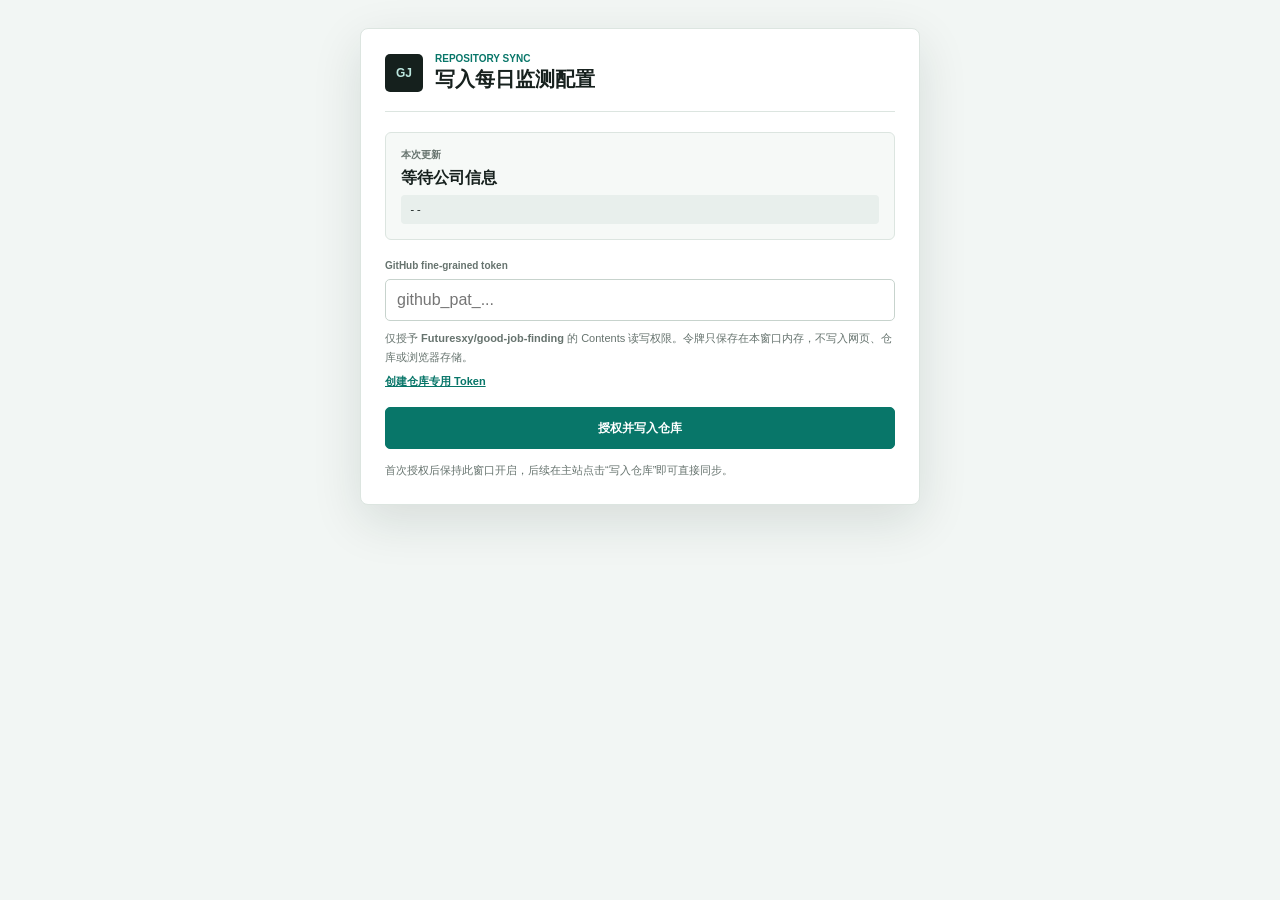
<file: github-sync.html>
<!doctype html>
<html lang="zh-CN">
<head>
  <meta charset="utf-8">
  <meta name="viewport" content="width=device-width,initial-scale=1">
  <meta http-equiv="Content-Security-Policy" content="default-src 'self'; connect-src https://api.github.com; style-src 'self'; script-src 'self'; img-src 'self'; base-uri 'none'; form-action 'none'">
  <meta name="referrer" content="no-referrer">
  <title>写入招聘源 | Good Job Finding</title>
  <link rel="stylesheet" href="./github-sync.css?v=20260712-2">
</head>
<body>
  <main>
    <header><span class="mark">GJ</span><div><p>REPOSITORY SYNC</p><h1>写入每日监测配置</h1></div></header>
    <section class="task">
      <span>本次更新</span>
      <strong id="company">等待公司信息</strong>
      <code id="url">--</code>
    </section>
    <section class="auth" id="authPanel">
      <label for="token">GitHub fine-grained token</label>
      <input id="token" type="password" autocomplete="off" placeholder="github_pat_..." spellcheck="false">
      <p>仅授予 <strong>Futuresxy/good-job-finding</strong> 的 Contents 读写权限。令牌只保存在本窗口内存，不写入网页、仓库或浏览器存储。</p>
      <a href="https://github.com/settings/personal-access-tokens/new" target="_blank" rel="noreferrer">创建仓库专用 Token</a>
    </section>
    <button id="sync" type="button">授权并写入仓库</button>
    <p class="status" id="status" role="status">首次授权后保持此窗口开启，后续在主站点击“写入仓库”即可直接同步。</p>
  </main>
  <script src="./github-sync.js?v=20260712-2"></script>
</body>
</html>
</file>
<file: github-sync.css>
:root{font-family:Inter,"Segoe UI","Microsoft YaHei",sans-serif;color:#17211e;background:#f2f6f4;letter-spacing:0}*{box-sizing:border-box}body{margin:0;min-width:320px}main{width:min(560px,calc(100% - 28px));margin:28px auto;background:#fff;border:1px solid #dce5e0;border-radius:8px;padding:24px;box-shadow:0 16px 50px rgba(20,38,32,.12)}header{display:flex;gap:12px;align-items:center;padding-bottom:18px;border-bottom:1px solid #dce5e0}.mark{width:38px;height:38px;display:grid;place-items:center;border-radius:5px;background:#15201d;color:#bce7df;font-size:12px;font-weight:800}header p{margin:0;color:#087669;font-size:10px;font-weight:800}h1{margin:2px 0 0;font-size:20px}.task{display:grid;gap:6px;margin:20px 0;padding:15px;background:#f6f9f7;border:1px solid #dce5e0;border-radius:6px}.task span,label{font-size:10px;font-weight:750;color:#66736e}.task strong{font-size:16px}.task code{padding:8px;background:#e8efec;border-radius:4px;overflow:auto;font-size:11px}.auth{display:grid;gap:8px}.auth input{height:42px;border:1px solid #c7d3cd;border-radius:5px;padding:0 11px;font:inherit}.auth p,.status{font-size:11px;line-height:1.7;color:#66736e;margin:0}.auth a{color:#087669;font-size:11px;font-weight:700}button{width:100%;height:42px;margin-top:18px;border:1px solid #087669;border-radius:5px;background:#087669;color:#fff;font:inherit;font-size:12px;font-weight:800;cursor:pointer}button:disabled{opacity:.55;cursor:wait}.status{margin-top:12px}.status.ok{color:#087669}.status.error{color:#b9473b}@media(max-width:480px){main{margin:14px auto;padding:18px}}
</file>
